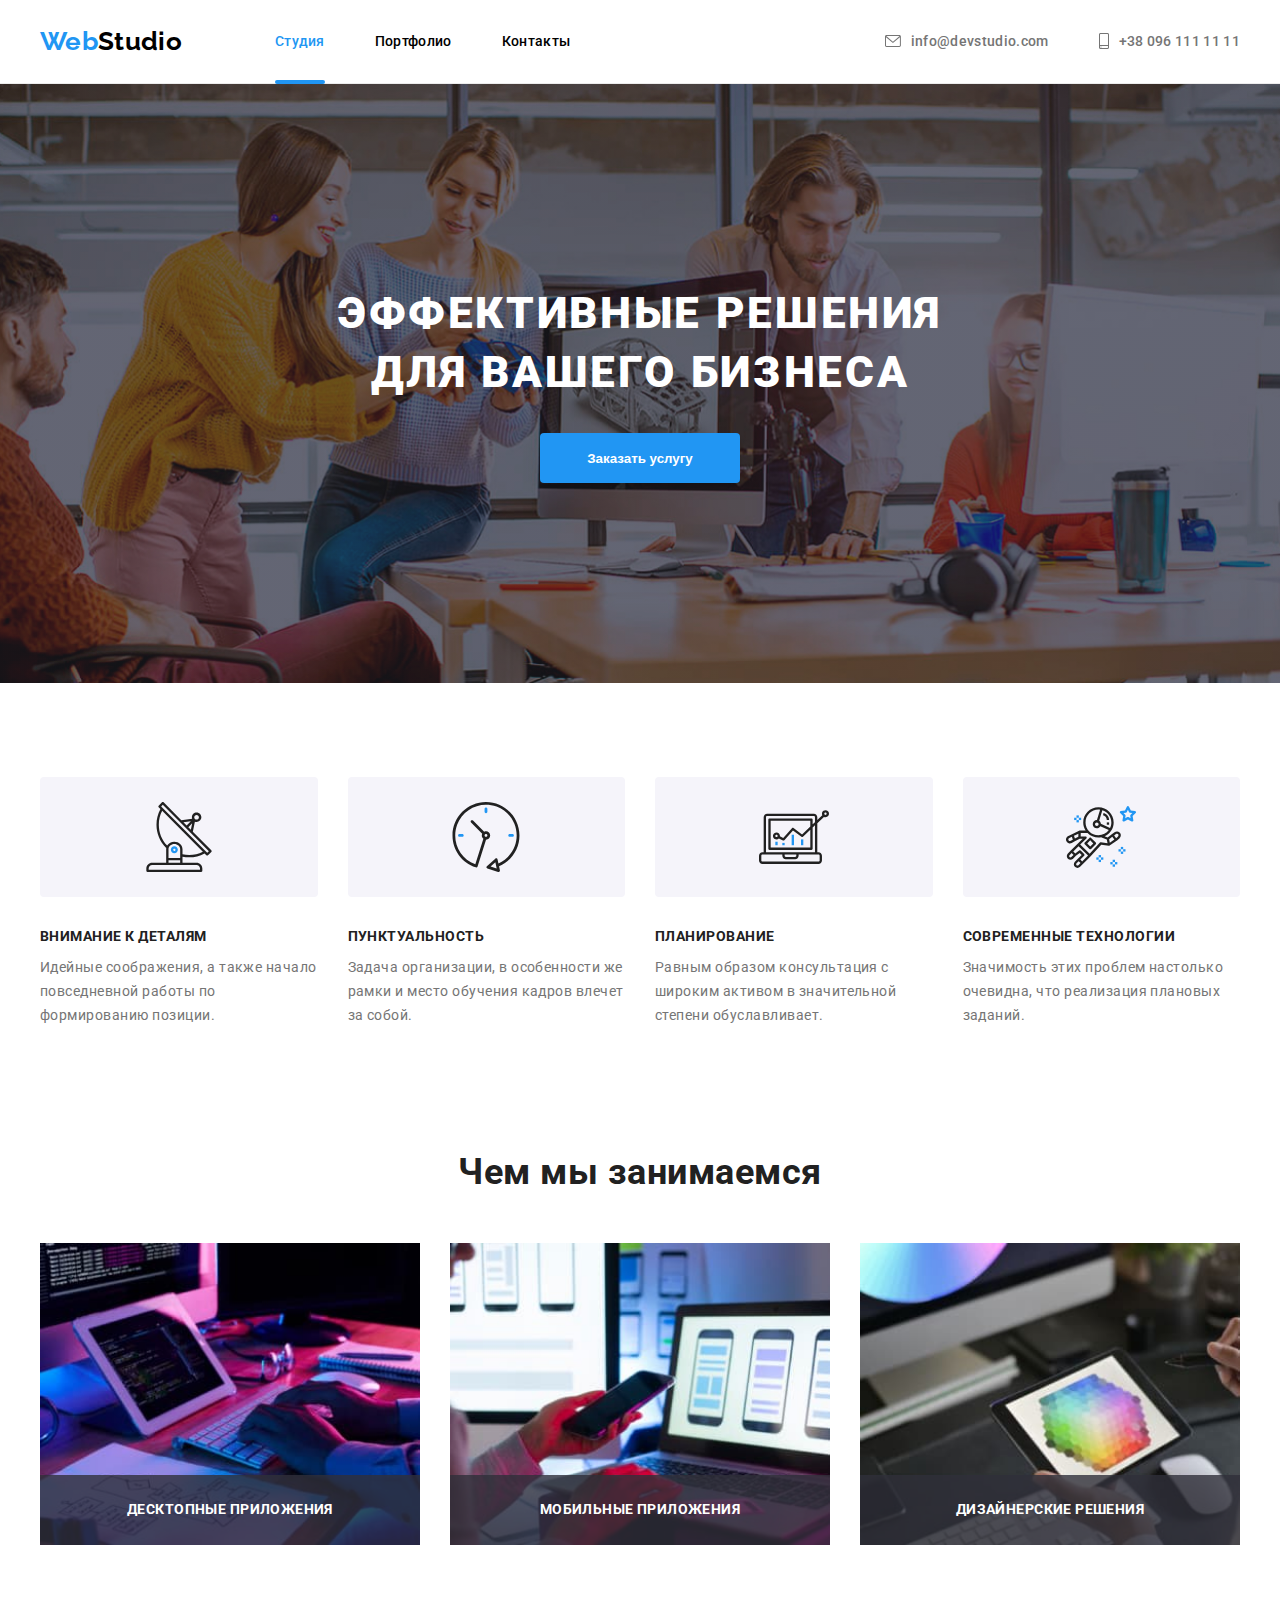
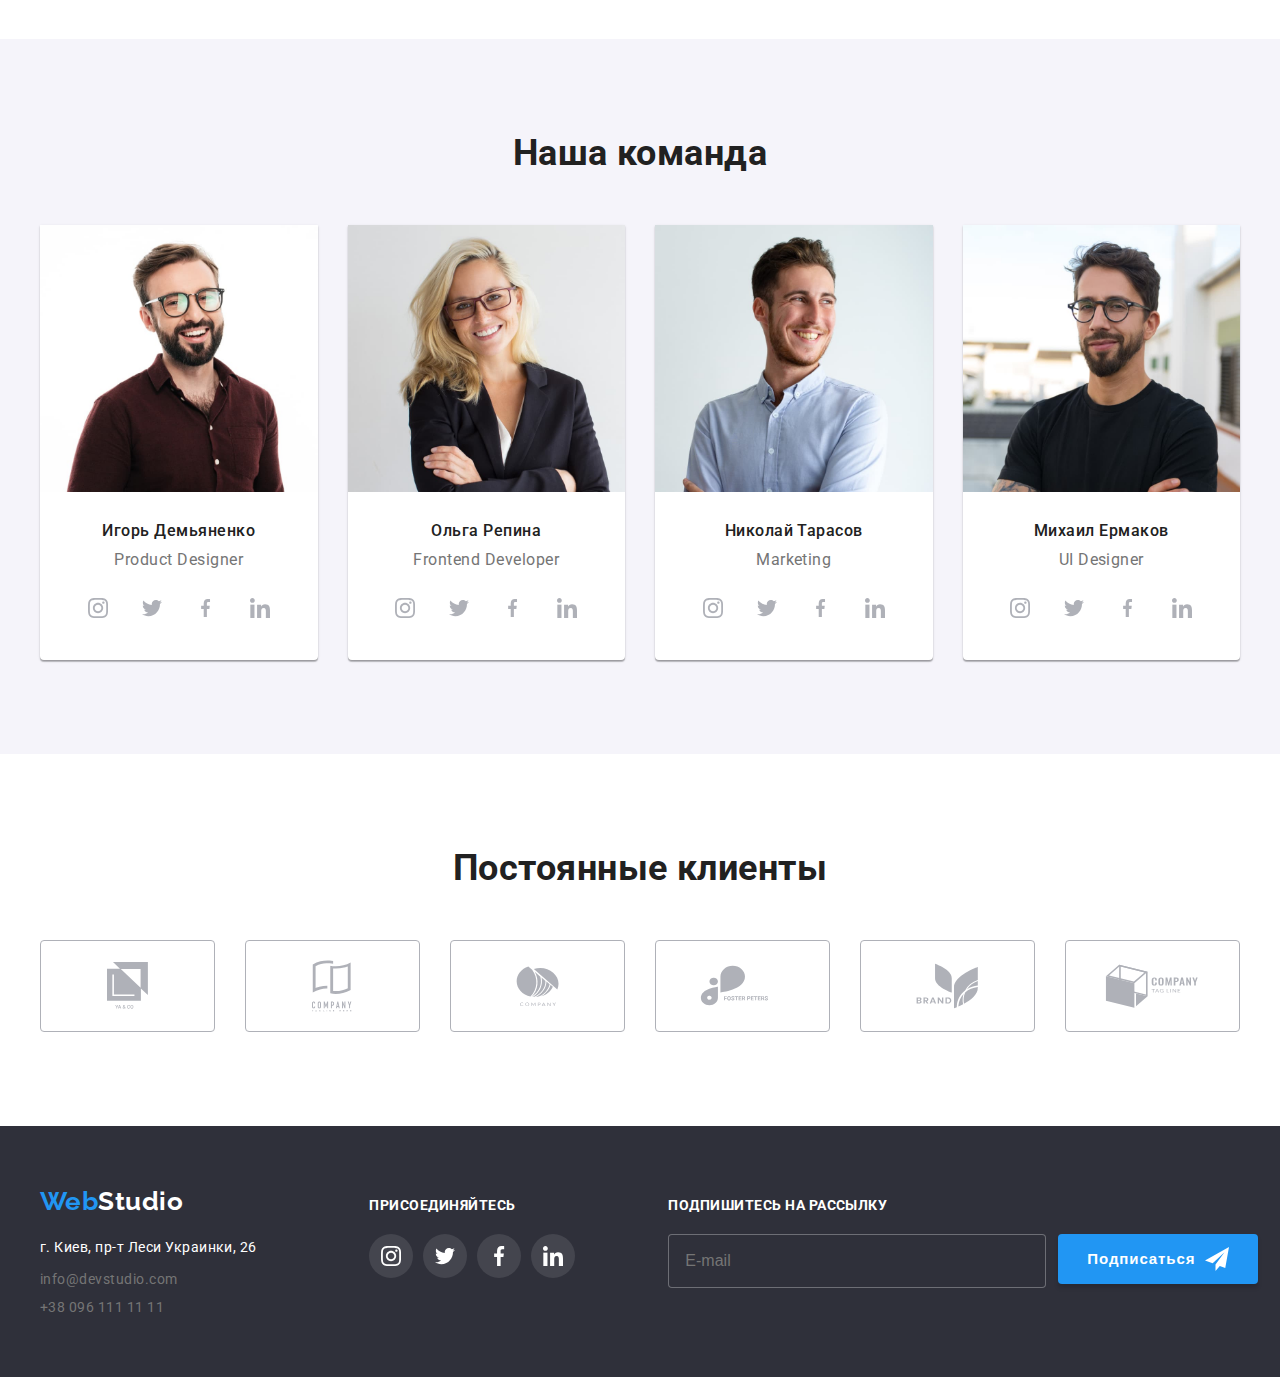
<file: index.html>
<!DOCTYPE html>
<html lang="ru">
<head>
    <meta charset="UTF-8">
    <meta http-equiv="X-UA-Compatible" content="IE=edge">
    <meta name="viewport" content="width=device-width, initial-scale=1.0">
    <title>Студия</title>
    <link rel="stylesheet" href="https://cdnjs.cloudflare.com/ajax/libs/modern-normalize/1.0.0/modern-normalize.css" integrity="sha512-Zx6MlUMKSVJoQ+83OwhdILe8cSEsCzfqThJd7J/VA2UrK6Ctj85p+xzqfyuNXE5B1k25uUdmJ2OzItbBy9GHAQ==" crossorigin="anonymous" />
    <link rel="stylesheet" href="css/main.min.css">
    <link rel="preconnect" href="https://fonts.gstatic.com"> 
    <link href="https://fonts.googleapis.com/css2?family=Raleway:wght@700&family=Roboto:wght@400;500;700;900&display=swap" rel="stylesheet">
</head>
<body>
    <!--Header content-->
    <div class="section section--mobile">
        <div class="container">
            <div class="header__mobile">
                <a class="icon" href="./index.html"><span class="icon__text">Web</span>Studio</a>
                    <button type="button" class="mobile__button is-open" data-menu-button aria-expanded="false">
                        <svg class="button__mobile--svg" width="40" height="40" aria-label="Переключатель мобильного меню">
                            <use class="header__svg is-open" href="./images/icons.svg#icon-burger"></use>
                        </svg>
                        <svg class="button__mobile--close" width="40" height="40" aria-label="Переключатель мобильного меню">
                            <use class="mobile__svg is-open" href="./images/icons.svg#icon-burger-close"></use>
                        </svg>
                    </button>
            </div>
        </div>
    </div>
    <header class="header-content">
        <div class="container">
            <a class="icon" href="./index.html"><span class="icon__text">Web</span>Studio</a>
            <nav class="nav">
                <ul class="site-nav list">
                    <li class="site-nav__item">
                        <a class="site-nav__link link-current" href="">Студия</a>
                    </li>
                    <li class="site-nav__item">
                        <a class="site-nav__link" href="./portfolio.html" target="_self" rel="noopener noreferrer nofollow">Портфолио</a>
                    </li>
                    <li class="site-nav__item">
                        <a class="site-nav__link" href="">Контакты</a>
                    </li>
                </ul>
            </nav>
                <ul class="site-nav site-nav__tablet list">
                    <li class="site-nav__item--tablet">
                        <a class="site-nav__link site-nav__link--color site-nav__link--pos" href="mailto:info@devstudio.com">
                        <svg class="site-nav__icon" width="16" height="12">
                            <use href="./images/icons.svg#icon-mail"></use>
                        </svg>
                            info@devstudio.com
                        </a>
                    </li>
                    <li class="site-nav__item--tablet">
                        <a class="site-nav__link site-nav__link--color" href="tel:+380961111111">
                            <svg class="site-nav__icon" width="10" height="16">
                                <use href="./images/icons.svg#icon-smartphone"></use>
                            </svg>
                            +38 096 111 11 11
                        </a>
                    </li>
                </ul>
        </div>
    </header>
    <!--Main content-->
    <main>
        <!-- Main hero -->
        <section class="hero">
            <div class="container">
                <h1 class="hero__title">Эффективные решения <br> для вашего бизнеса</h1>
                <button class="hero__button" type="button" data-modal-open>Заказать услугу</button>
            </div>
        </section>
        <!-- Our advantage-->
        <section class="section">
            <div class="container">
                <h2 class="visually-hidden">Наши достижения</h2>
                <ul class="card-set list">
                    <li class="card-set__item">
                        <div class="product__adv">
                            <svg width="70" height="70">
                                <use href="./images/icons.svg#icon-antenna"></use>
                            </svg>
                        </div>
                        <h3 class="product__title">Внимание к деталям</h3>
                        <p class="product__text">Идейные соображения, а также начало повседневной работы по формированию позиции.</p>
                    </li>
                    <li class="card-set__item">
                        <div class="product__adv">
                            <svg width="70" height="70">
                                <use href="./images/icons.svg#icon-clock"></use>
                            </svg>
                        </div>
                        <h3 class="product__title">Пунктуальность</h3>
                        <p class="product__text">Задача организации, в особенности же рамки и место обучения кадров влечет за собой.</p>
                    </li>
                    <li class="card-set__item">
                        <div class="product__adv">
                            <svg width="70" height="70">
                                <use href="./images/icons.svg#icon-diagram"></use>
                            </svg>
                        </div>
                        <h3 class="product__title">Планирование</h3>
                        <p class="product__text">Равным образом консультация с широким активом в значительной степени обуславливает.</p>
                    </li>
                    <li class="card-set__item">
                        <div class="product__adv">
                            <svg width="70" height="70">
                                <use href="./images/icons.svg#icon-astronaut"></use>
                            </svg>
                        </div>
                        <h3 class="product__title">Современные технологии</h3>
                        <p class="product__text">Значимость этих проблем настолько очевидна, что реализация плановых заданий.</p>
                    </li>
                </ul>
            </div>
        </section>
        <!--What are we doing-->
        <section class="section section--position">
            <div class="container">
                <h2 class="section__title section__title--position">Чем мы занимаемся</h2>
                <ul class="card-set list">
                    <li class="card-set__item card-set__item--pos">
                        <img src="./images/desktop.jpg" alt="Desktop" width="370">
                        <div class="menu-item__title">
                            <p class="menu-item__text">Десктопные приложения</p>
                        </div>
                    </li>
                    <li class="card-set__item card-set__item--pos">
                        <img src="./images/smartphone.jpg" alt="Smartphone" width="370">
                        <div class="menu-item__title">
                            <p class="menu-item__text">Мобильные приложения</p>
                        </div>
                    </li>
                    <li class="card-set__item card-set__item--pos">
                        <img src="./images/tablet.jpg" alt="Tablet" width="370">
                        <div class="menu-item__title">
                            <p class="menu-item__text">Дизайнерские решения</p>
                        </div>
                    </li>
                </ul>
            </div>
        </section>
        <!--Our team-->
        <section class="section section--color">
            <div class="container">
                <h2 class="section__title section__title--position">Наша команда</h2>
                <ul class="card-set list">
                    <li class="card-set__item card-set__item--menu">
                        <img src="./images/productdesigner.jpg" alt="Дизайнер продукта" width="270">
                        <div class="team">
                            <h3 class="team__title">Игорь Демьяненко</h3>
                            <p class="team__profession">Product Designer</p>
                            <ul class="social__list list">
                                <li class="social__item">
                                    <a class="social__link" href="">
                                        <svg class="social__icon" width="20" height="20">
                                            <use href="./images/icons.svg#icon-instagram"></use>
                                        </svg>
                                    </a>
                                </li>
                                <li class="social__item">
                                    <a class="social__link" href="">
                                        <svg class="social__icon" width="20" height="20">
                                            <use href="./images/icons.svg#icon-twitter"></use>
                                        </svg>
                                    </a>
                                </li>
                                <li class="social__item"> 
                                    <a class="social__link" href="">
                                        <svg class="social__icon" width="10" height="20">
                                            <use href="./images/icons.svg#icon-facebook"></use>
                                        </svg>
                                    </a>
                                </li>
                                <li class="social__item">
                                    <a class="social__link" href="">
                                        <svg class="social__icon" width="20" height="20">
                                            <use href="./images/icons.svg#icon-linkedin"></use>
                                        </svg>
                                    </a>
                                </li>
                            </ul>
                        </div>
                    </li>
                    <li class="card-set__item card-set__item--menu">
                            <img src="./images/frontenddeveloper.jpg" alt="Разаботчик" width="270">
                            <div class="team">
                                <h3 class="team__title">Ольга Репина</h3>
                                <p class="team__profession">Frontend Developer</p>
                                <ul class="social__list list">
                                    <li class="social__item">
                                        <a class="social__link" href="">
                                            <svg class="social__icon" width="20" height="20">
                                                <use href="./images/icons.svg#icon-instagram"></use>
                                            </svg>
                                        </a>
                                    </li>
                                    <li class="social__item">
                                        <a class="social__link" href="">
                                            <svg class="social__icon" width="20" height="20">
                                                <use href="./images/icons.svg#icon-twitter"></use>
                                            </svg>
                                        </a>
                                    </li>
                                    <li class="social__item"> 
                                        <a class="social__link" href="">
                                            <svg class="social__icon" width="10" height="20">
                                                <use href="./images/icons.svg#icon-facebook"></use>
                                            </svg>
                                        </a>
                                    </li>
                                    <li class="social__item">
                                        <a class="social__link" href="">
                                            <svg class="social__icon" width="20" height="20">
                                                <use href="./images/icons.svg#icon-linkedin"></use>
                                            </svg>
                                        </a>
                                    </li>
                                </ul>
                            </div>
                        </li>
                    <li class="card-set__item card-set__item--menu">
                        <img src="./images/marketing.jpg" alt="Маркетолог" width="270">
                        <div class="team">
                            <h3 class="team__title">Николай Тарасов</h3>
                            <p class="team__profession">Marketing</p>
                            <ul class="social__list list">
                                <li class="social__item">
                                    <a class="social__link" href="">
                                        <svg class="social__icon" width="20" height="20">
                                            <use href="./images/icons.svg#icon-instagram"></use>
                                        </svg>
                                    </a>
                                </li>
                                <li class="social__item">
                                    <a class="social__link" href="">
                                        <svg class="social__icon" width="20" height="20">
                                            <use href="./images/icons.svg#icon-twitter"></use>
                                        </svg>
                                    </a>
                                </li>
                                <li class="social__item"> 
                                    <a class="social__link" href="">
                                        <svg class="social__icon" width="10" height="20">
                                            <use href="./images/icons.svg#icon-facebook"></use>
                                        </svg>
                                    </a>
                                </li>
                                <li class="social__item">
                                    <a class="social__link" href="">
                                        <svg class="social__icon" width="20" height="20">
                                            <use href="./images/icons.svg#icon-linkedin"></use>
                                        </svg>
                                    </a>
                                </li>
                            </ul>
                        </div>
                    </li>
                    <li class="card-set__item card-set__item--menu">
                        <img src="./images/uidesigner.jpg" alt="Дизайнер интерфейса" width="270">
                        <div class="team">
                            <h3 class="team__title">Михаил Ермаков</h3>
                            <p class="team__profession">UI Designer</p>
                            <ul class="social__list list">
                                <li class="social__item">
                                    <a class="social__link" href="">
                                        <svg class="social__icon" width="20" height="20">
                                            <use href="./images/icons.svg#icon-instagram"></use>
                                        </svg>
                                    </a>
                                </li>
                                <li class="social__item">
                                    <a class="social__link" href="">
                                        <svg class="social__icon" width="20" height="20">
                                            <use href="./images/icons.svg#icon-twitter"></use>
                                        </svg>
                                    </a>
                                </li>
                                <li class="social__item"> 
                                    <a class="social__link" href="">
                                        <svg class="social__icon" width="10" height="20">
                                            <use href="./images/icons.svg#icon-facebook"></use>
                                        </svg>
                                    </a>
                                </li>
                                <li class="social__item">
                                    <a class="social__link" href="">
                                        <svg class="social__icon" width="20" height="20">
                                            <use href="./images/icons.svg#icon-linkedin"></use>
                                        </svg>
                                    </a>
                                </li>
                            </ul>
                        </div>
                    </ul>
                </div>
        </section>
        <!-- Our clients -->
        <section class="section">
            <div class="container">
                <h2 class="section__title section__title--position">Постоянные клиенты</h2>
                    <ul class="card-set--clients list">
                        <li class="card-set__item card-set__item--obj">
                            <a class="clients__link" href="">
                                <svg class="clients__icon" width="41" height="47">
                                    <use href="./images/icons.svg#icon-yaco"></use>
                                </svg>
                            </a>
                        </li>
                        <li class="card-set__item card-set__item--obj">
                            <a class="clients__link" href="">
                                <svg class="clients__icon" width="40" height="52">
                                    <use href="./images/icons.svg#icon-companyaggl"></use>
                                </svg>
                            </a>
                        </li>
                        <li class="card-set__item card-set__item--obj">
                            <a class="clients__link" href="">
                                <svg class="clients__icon" width="43" height="42">
                                    <use href="./images/icons.svg#icon-company"></use>
                                </svg>
                            </a>
                        </li>
                        <li class="card-set__item card-set__item--obj">
                            <a class="clients__link" href="">
                                <svg class="clients__icon" width="85" height="41">
                                    <use href="./images/icons.svg#icon-fooster"></use>
                                </svg>
                            </a>
                        </li>
                        <li class="card-set__item card-set__item--obj">
                            <a class="clients__link" href="">
                                <svg class="clients__icon" width="63" height="46">
                                    <use href="./images/icons.svg#icon-brand"></use>
                                </svg>
                            </a>
                        </li>
                        <li class="card-set__item card-set__item--obj">
                            <a class="clients__link" href="">
                                <svg class="clients__icon" width="94" height="44">
                                    <use href="./images/icons.svg#icon-companytagline"></use>
                                </svg>
                            </a>
                        </li>
                    </ul>
            </div>
        </section>
    </main>
    <!-- Footer content-->
    <footer class="footer">
        <div class="container container--footer">
            <div class="section--footer">
                <a class="icon icon--pos" href="">
                    <span class="icon__text">Web</span><span class="icon__text--white">Studio</span></a>
                <address class="footer__content">
                    <p class="footer__adress">г. Киев, пр-т Леси Украинки, 26</p>
                    <ul class="list footer__list">
                        <li class="footer__item">
                            <a class="footer__link" href="mailto:info@devstudio.com">info@devstudio.com</a>
                        </li>
                        <li class="footer__item">
                            <a class="footer__link" href="tel:+380961111111">+38 096 111 11 11</a>
                        </li>
                    </ul>
                </address>
            </div>
            <div class="section--footer">
                <p class="footer__title">присоединяйтесь</p>
                    <ul class="list social__list">
                        <li class="social__item">
                            <a class="social__link social__link--color" href="">
                                <svg width="20" height="20">
                                    <use href="./images/icons.svg#icon-instagramf"></use>
                                </svg>
                            </a>
                        </li>
                        <li class="social__item">
                            <a class="social__link social__link--color" href="">
                                <svg width="20" height="20">
                                    <use href="./images/icons.svg#icon-twitterfo"></use>
                                </svg>
                            </a>
                        </li>
                        <li class="social__item">
                            <a class="social__link social__link--color" href="">
                                <svg width="20" height="20">
                                    <use href="./images/icons.svg#icon-facebookf"></use>
                                </svg>
                            </a>
                        </li>
                        <li class="social__item">
                            <a class="social__link social__link--color" href="">
                                <svg width="20" height="20">
                                    <use href="./images/icons.svg#icon-linkedinf"></use>
                                </svg>
                            </a>
                        </li>
                    </ul>
                </div>
            <div class="section__footer--subscrib">
                <p class="footer__title">Подпишитесь на рассылку</p>
                <div class="footer__block">
                    <form class="footer__form">
                        <label class="footer__label">
                            <input class="footer__input" type="email" name="subscribe" placeholder="E-mail">
                        </label>
                    <div class="footer__button">
                        <button class="hero__button hero__button--pos" type="submit">Подписаться
                            <svg class="hero__button--send" width="24" height="24">
                                <use href="./images/icons.svg#icon-send"></use>
                            </svg>
                        </button>
                    </div>
                    </form>
                </div>
            </div>
        </div>
    </footer>
        <div class="mobile__block is-open" data-menu>
            <ul class="site-nav site-nav__mobile list">
                <li class="site-nav__item site-nav__mobile-item">
                    <a class="site-nav__link site-nav__mobile-link" href="">Студия</a>
                </li>
                <li class="site-nav__item site-nav__mobile-item">
                    <a class="site-nav__link site-nav__mobile-link" href="./portfolio.html" target="_self" rel="noopener noreferrer nofollow">Портфолио</a>
                </li>
                <li class="site-nav__item site-nav__mobile-item">
                    <a class="site-nav__link site-nav__mobile-link" href="">Контакты</a>
                </li>
            </ul>
            <ul class="site-nav site-nav__contact list">
                <li class="site-nav__item site-nav__mobile-item">
                    <a class="site-nav__link site-nav__link--color site-nav__mobile--tel" href="tel:+380961111111">
                                +38 096 111 11 11
                    </a>
                </li>
                <li class="site-nav__item site-nav__mobile-item">
                    <a class="site-nav__link site-nav__link--color site-nav__mobile--mail" href="mailto:info@devstudio.com">
                                info@devstudio.com
                    </a>
                </li>
            </ul>
            <ul class="mobile__social mobile__list list">
                <li class="mobile__item">
                    <a class="mobile__link" href="">Instagram</a>
                </li>
                <li class="mobile__item">
                    <a class="mobile__link" href="">Twitter</a>
                </li>
                <li class="mobile__item">
                    <a class="mobile__link" href="">Facebook</a>
                </li>
                <li class="mobile__item">
                    <a class="mobile__link mobile__link--border" href="">LinkedIn</a>
                </li>
            </ul>
        </div>
    <div class="backdrop is-hidden" data-modal>
        <div class="modal">
            <button class="modal__button" data-modal-close>
                <svg class="modal__icon--close">
                    <use href="./images/icons.svg#icon-close"></use>
                </svg>
            </button>
            <div class="modal__box">
                <p class="modal__title">Оставьте свои данные, мы вам перезвоним</p>
                <form>
                    <div class="modal__form">
                        <label class="modal__label" for="name">
                            <span class="modal__text">Имя</span>
                            <input class="modal__input" type="text" name="name" autocomplete="off" placeholder=" " id="name">
                            <svg class="modal__icon" width="18" height="18">
                                <use class="modal__svg" href="./images/icons.svg#icon-contact"></use>
                            </svg>
                        </label>
                    </div>
                    <div class="modal__form">
                        <label class="modal__label" for="tel">
                            <span class="modal__text">Телефон</span>
                            <input class="modal__input" type="tel" name="tel" placeholder=" " autocomplete="off" id="tel">
                            <svg class="modal__icon" width="18" height="18">
                                <use class="modal__svg" href="./images/icons.svg#icon-telephonem"></use>
                            </svg>
                        </label>
                    </div>
                    <div class="modal__form">
                        <label class="modal__label">
                            <span class="modal__text">Почта</span>
                            <input class="modal__input" type="email" name="email" placeholder=" " autocomplete="off">
                            <svg class="modal__icon" width="18" height="18">
                                <use class="modal__svg" href="./images/icons.svg#icon-mailm"></use>
                            </svg>
                        </label>
                    </div>
                    <div class="modal__form modal__form--pos">
                        <label class="modal__label">
                            <span class="modal__text">Комментарий</span>
                            <textarea class="modal__area" name="text" cols="30" rows="10" placeholder="Введите текст"></textarea>
                        </label>
                    </div> 
                    <div class="modal__form--checkbox"> 
                        <label class="modal__checkbox">
                            <input class="visually-hidden modal__lic" type="checkbox" name="checkbox">
                            <span class="modal__lic"></span>
                            <span class="modal__text-lic">Соглашаюсь с рассылкой и принимаю
                                <a class="modal__link-lic" href="#">Условия договора</a>
                            </span>
                        </label>
                    </div>
                    <div class="modal__send">
                        <button class="hero__button hero__button--design" type="submit">Отправить</button>
                    </div>
                </form>
            </div>
        </div>
    </div>
    <script src="./js/mobile-menu.js"></script>
    <script src="./js/modal.js"></script>
</body>
</html>
</file>
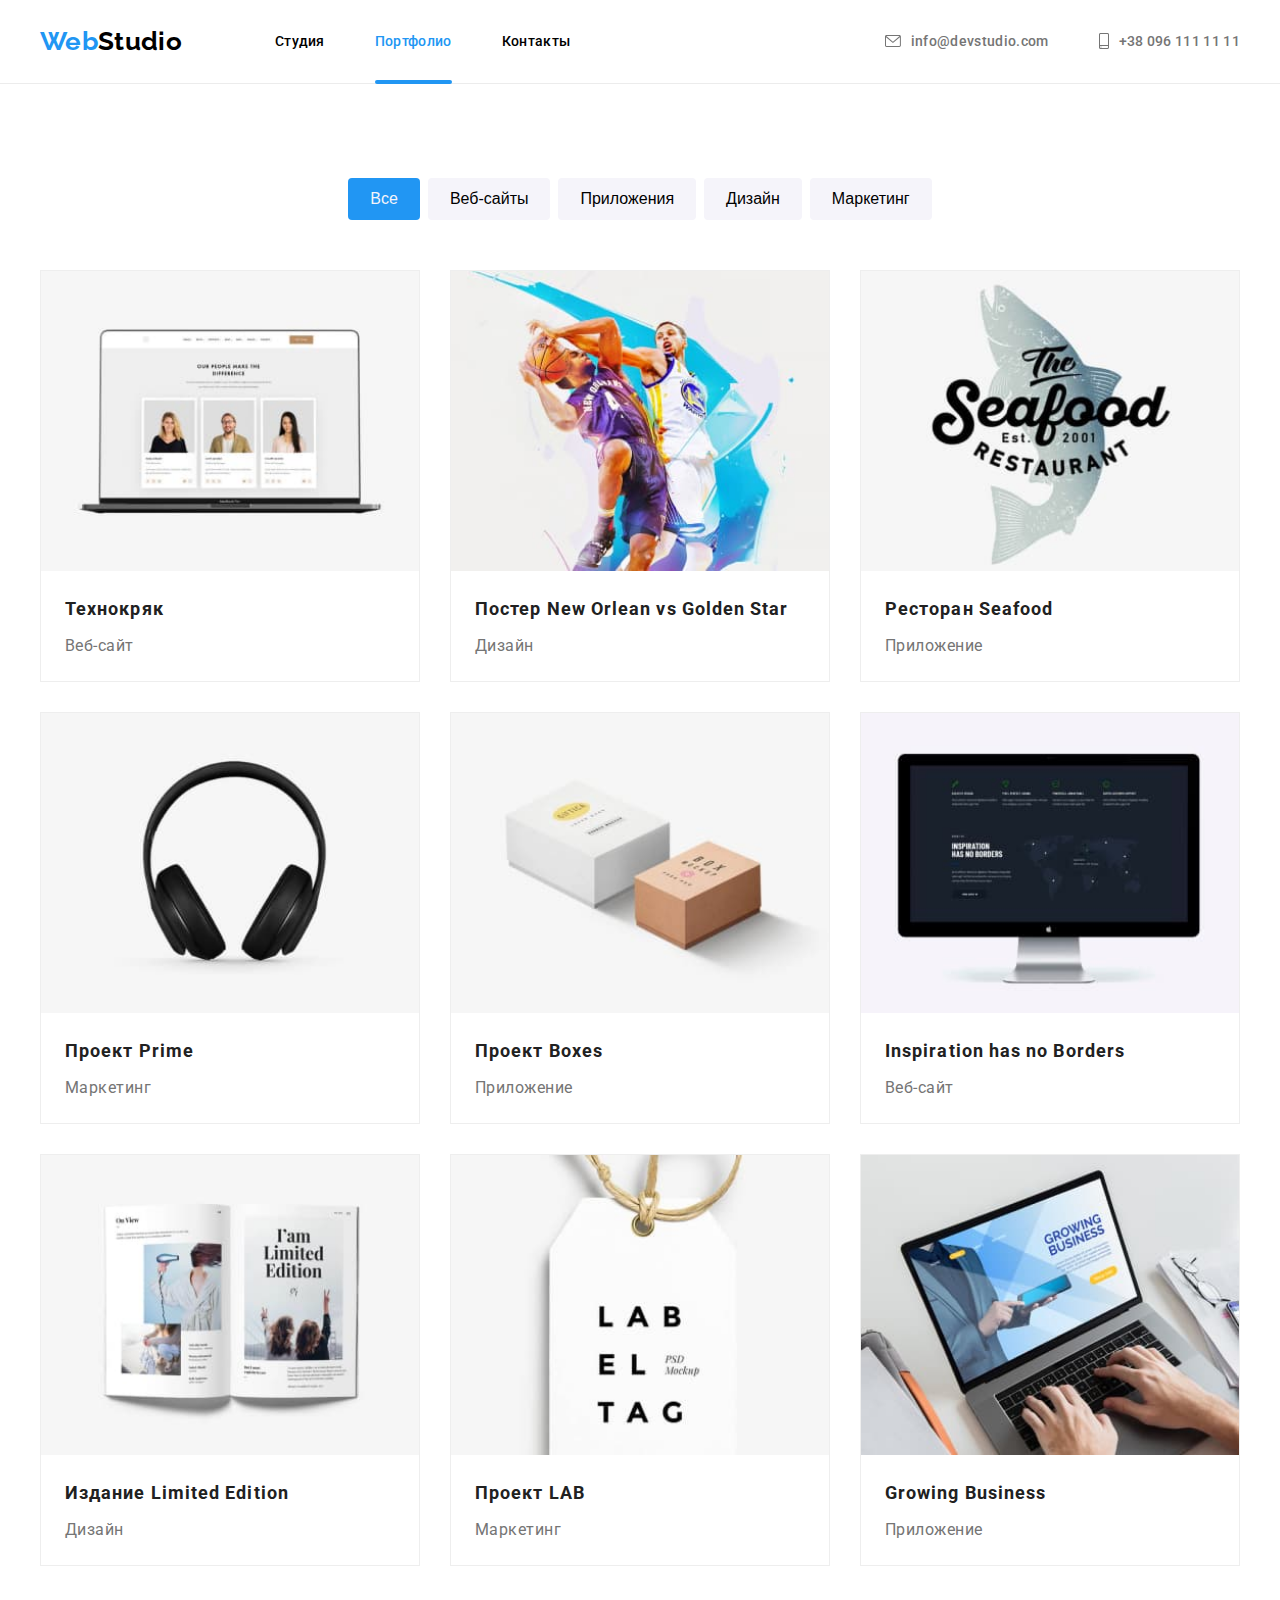
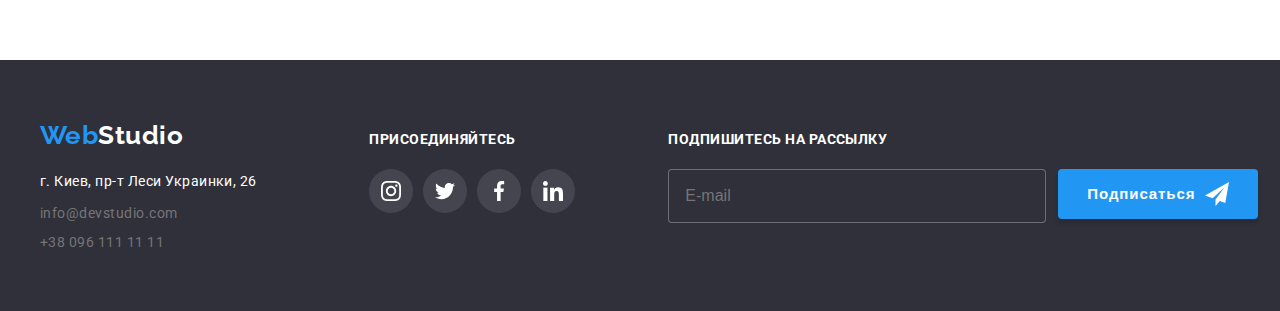
<file: portfolio.html>
<!DOCTYPE html>
<html lang="ru">
<head>
    <meta charset="UTF-8">
    <meta http-equiv="X-UA-Compatible" content="IE=edge">
    <meta name="viewport" content="width=device-width, initial-scale=1.0">
    <title>Портфолио</title>
    <link rel="stylesheet" href="https://cdnjs.cloudflare.com/ajax/libs/modern-normalize/1.0.0/modern-normalize.css" integrity="sha512-Zx6MlUMKSVJoQ+83OwhdILe8cSEsCzfqThJd7J/VA2UrK6Ctj85p+xzqfyuNXE5B1k25uUdmJ2OzItbBy9GHAQ==" crossorigin="anonymous" />
    <link rel="stylesheet" href="css/main.min.css">
    <link rel="preconnect" href="https://fonts.gstatic.com"> 
    <link href="https://fonts.googleapis.com/css2?family=Raleway:wght@700&family=Roboto:wght@400;500;700;900&display=swap" rel="stylesheet">
</head>
<body>
    <!--Header content-->
    <div class="section section--mobile">
        <div class="container">
            <div class="header__mobile">
                <a class="icon" href="./index.html"><span class="icon__text">Web</span>Studio</a>
                <button type="button" class="mobile__button is-open" data-menu-button aria-expanded="false">
                    <svg class="button__mobile--svg" width="40" height="40" aria-label="Переключатель мобильного меню">
                        <use class="header__svg is-open" href="./images/icons.svg#icon-burger"></use>
                    </svg>
                    <svg class="button__mobile--close" width="40" height="40" aria-label="Переключатель мобильного меню">
                        <use class="mobile__svg is-open" href="./images/icons.svg#icon-burger-close"></use>
                    </svg>
                </button>
            </div>
        </div>
    </div>
    <header class="header-content">
        <div class="container">
            <a class="icon" href="./index.html"><span class="icon__text">Web</span>Studio</a>
            <nav class="nav">
                <ul class="site-nav list">
                    <li class="site-nav__item">
                        <a class="site-nav__link " href="./index.html">Студия</a>
                    </li>
                    <li class="site-nav__item">
                        <a class="site-nav__link link-current" href="./portfolio.html" target="_self" rel="noopener noreferrer nofollow">Портфолио</a>
                    </li>
                    <li class="site-nav__item">
                        <a class="site-nav__link" href="">Контакты</a>
                    </li>
                </ul>
            </nav>
                <ul class="site-nav site-nav__tablet list">
                    <li class="site-nav__item--tablet">
                        <a class="site-nav__link site-nav__link--color site-nav__link--pos" href="mailto:info@devstudio.com">
                        <svg class="site-nav__icon" width="16" height="12">
                            <use href="./images/icons.svg#icon-mail"></use>
                        </svg>
                            info@devstudio.com
                        </a>
                    </li>
                    <li class="site-nav__item--tablet">
                        <a class="site-nav__link site-nav__link--color" href="tel:+380961111111">
                            <svg class="site-nav__icon" width="10" height="16">
                                <use href="./images/icons.svg#icon-smartphone"></use>
                            </svg>
                            +38 096 111 11 11
                        </a>
                    </li>
                </ul>
        </div>
    </header>
    <!--Main Content list-->
    <main>
        <!--Button navig-->
        <section class="section">
            <div class="container">
                <h1 class="visually-hidden">Блок навигации</h1>
                <ul class="port__list list">
                    <li class="port__item">
                        <button class="port__link port__link--current" type="button">Все</button>
                    </li>
                    <li class="port__item">
                        <button class="port__link" type="button">Веб-сайты</button>
                    </li>
                    <li class="port__item">
                        <button class="port__link" type="button">Приложения</button>
                    </li>
                    <li class="port__item">
                        <button class="port__link port__item--position" type="button">Дизайн</button>
                    </li>
                    <li class="port__item">
                        <button class="port__link port__item--position" type="button">Маркетинг</button>
                    </li>
                </ul>
                <!--Our product-->
                <ul class="list card-set">
                    <li class="card-set__item card-set__item--mod">
                        <a class="card-set__link" href="">
                            <div class="techno__card">
                                <img src="./images/laptop.jpg" alt="Ноутбук">
                                <div class="techno__box">
                                    <p class="techno__text">
                                            Технокряк это современная площадка распространения коронавируса. 
                                            Компании используют эту платформу для цифрового шпионажа и 
                                            атак на защищённые сервера конкурентов.
                                    </p>
                                </div>
                            </div>
                            <div class="port__about">
                                <h2 class="port__title">Технокряк</h2>
                                <p class="port__text">Веб-сайт</p>
                            </div>
                        </a>
                    </li>
                    <li class="card-set__item card-set__item--mod">
                        <a class="card-set__link" href="">
                            <div class="techno__card">
                                <img src="./images/basketball.jpg" alt="Баскетболл">
                                <div class="techno__box">
                                    <p class="techno__text">
                                            Технокряк это современная площадка распространения коронавируса. 
                                            Компании используют эту платформу для цифрового шпионажа и 
                                            атак на защищённые сервера конкурентов.
                                    </p>
                                </div>
                            </div>
                            <div class="port__about">
                                <h2 class="port__title port__title--size">Постер New Orlean vs Golden Star</h2>
                                <p class="port__text">Дизайн</p>
                            </div>
                        </a>
                    </li>
                    <li class="card-set__item card-set__item--mod">
                        <a class="card-set__link" href="">
                            <div class="techno__card">
                                <img src="./images/seafood.jpg" alt="Ресторан">
                                <div class="techno__box">
                                    <p class="techno__text">
                                            Технокряк это современная площадка распространения коронавируса. 
                                            Компании используют эту платформу для цифрового шпионажа и 
                                            атак на защищённые сервера конкурентов.
                                    </p>
                                </div>
                            </div>
                            <div class="port__about">
                                <h2 class="port__title">Ресторан Seafood</h2>
                                <p class="port__text">Приложение</p>
                            </div>
                        </a>
                    </li>
                    <li class="card-set__item card-set__item--mod">
                        <a class="card-set__link" href="">
                            <div class="techno__card">
                                <img src="./images/handsfree.jpg" alt="Наушники">
                                <div class="techno__box">
                                    <p class="techno__text">
                                            Технокряк это современная площадка распространения коронавируса. 
                                            Компании используют эту платформу для цифрового шпионажа и 
                                            атак на защищённые сервера конкурентов.
                                    </p>
                                </div>
                            </div>
                            <div class="port__about">
                                <h2 class="port__title">Проект Prime</h2>
                                <p class="port__text">Маркетинг</p>
                            </div>
                        </a>
                    </li>
                    <li class="card-set__item card-set__item--mod">
                        <a class="card-set__link" href="">
                            <div class="techno__card">
                                <img src="./images/twobox.jpg" alt="Коробки">
                                <div class="techno__box">
                                    <p class="techno__text">
                                            Технокряк это современная площадка распространения коронавируса. 
                                            Компании используют эту платформу для цифрового шпионажа и 
                                            атак на защищённые сервера конкурентов.
                                    </p>
                                </div>
                            </div>
                            <div class="port__about">
                                <h2 class="port__title">Проект Boxes</h2>
                                <p class="port__text">Приложение</p>
                            </div>
                        </a>
                    </li>
                    <li class="card-set__item card-set__item--mod">
                        <a class="card-set__link" href="">
                            <div class="techno__card">
                                <img src="./images/monoblock.jpg" alt="Моноблок">
                                <div class="techno__box">
                                    <p class="techno__text">
                                            Технокряк это современная площадка распространения коронавируса. 
                                            Компании используют эту платформу для цифрового шпионажа и 
                                            атак на защищённые сервера конкурентов.
                                    </p>
                                </div>
                            </div>
                            <div class="port__about">
                                <h2 class="port__title">Inspiration has no Borders</h2>
                                <p class="port__text">Веб-сайт</p>
                            </div>
                        </a>
                    </li>
                    <li class="card-set__item card-set__item--mod">
                        <a class="card-set__link" href="">
                            <div class="techno__card">
                                <img src="./images/bock.jpg" alt="Книга">
                                <div class="techno__box">
                                    <p class="techno__text">
                                            Технокряк это современная площадка распространения коронавируса. 
                                            Компании используют эту платформу для цифрового шпионажа и 
                                            атак на защищённые сервера конкурентов.
                                    </p>
                                </div>
                            </div>
                            <div class="port__about">
                                <h2 class="port__title">Издание Limited Edition</h2>
                                <p class="port__text">Дизайн</p>
                            </div>
                        </a>
                    </li>
                    <li class="card-set__item card-set__item--mod">
                        <a class="card-set__link" href="">
                            <div class="techno__card">
                            <img src="./images/lable.jpg" alt="Лейбл">
                                <div class="techno__box">
                                    <p class="techno__text">
                                            Технокряк это современная площадка распространения коронавируса. 
                                            Компании используют эту платформу для цифрового шпионажа и 
                                            атак на защищённые сервера конкурентов.
                                    </p>
                                </div>
                            </div>
                            <div class="port__about">
                                <h2 class="port__title">Проект LAB</h2>
                                <p class="port__text">Маркетинг</p>
                            </div>
                        </a>
                    </li>
                    <li class="card-set__item card-set__item--mod card-set__item--bottom">
                        <a class="card-set__link" href="">
                            <div class="techno__card">
                                <img src="./images/macboock.jpg" alt="Ультрабук">
                                <div class="techno__box">
                                    <p class="techno__text">
                                            Технокряк это современная площадка распространения коронавируса. 
                                            Компании используют эту платформу для цифрового шпионажа и 
                                            атак на защищённые сервера конкурентов.
                                    </p>
                                </div>
                        </div>
                            <div class="port__about">
                                <h2 class="port__title">Growing Business</h2>
                                <p class="port__text">Приложение</p>
                            </div>
                        </a>
                    </li>
                </ul>
            </div>
        </section>
    </main>
    <!--Footer content-->
    <footer class="footer">
        <div class="container container--footer">
            <div class="section--footer">
                <a class="icon icon--pos" href="">
                    <span class="icon__text">Web</span><span class="icon__text--white">Studio</span></a>
                <address class="footer__content">
                    <p class="footer__adress">г. Киев, пр-т Леси Украинки, 26</p>
                    <ul class="list footer__list">
                        <li class="footer__item">
                            <a class="footer__link" href="mailto:info@devstudio.com">info@devstudio.com</a>
                        </li>
                        <li class="footer__item">
                            <a class="footer__link" href="tel:+380961111111">+38 096 111 11 11</a>
                        </li>
                    </ul>
                </address>
            </div>
            <div class="section--footer">
                <p class="footer__title">присоединяйтесь</p>
                    <ul class="list social__list">
                        <li class="social__item">
                            <a class="social__link social__link--color" href="">
                                <svg width="20" height="20">
                                    <use href="./images/icons.svg#icon-instagramf"></use>
                                </svg>
                            </a>
                        </li>
                        <li class="social__item">
                            <a class="social__link social__link--color" href="">
                                <svg width="20" height="20">
                                    <use href="./images/icons.svg#icon-twitterfo"></use>
                                </svg>
                            </a>
                        </li>
                        <li class="social__item">
                            <a class="social__link social__link--color" href="">
                                <svg width="20" height="20">
                                    <use href="./images/icons.svg#icon-facebookf"></use>
                                </svg>
                            </a>
                        </li>
                        <li class="social__item">
                            <a class="social__link social__link--color" href="">
                                <svg width="20" height="20">
                                    <use href="./images/icons.svg#icon-linkedinf"></use>
                                </svg>
                            </a>
                        </li>
                    </ul>
                </div>
            <div class="section__footer--subscrib">
                <p class="footer__title">Подпишитесь на рассылку</p>
                <div class="footer__block">
                    <form class="footer__form">
                        <label class="footer__label">
                            <input class="footer__input" type="email" name="subscribe" placeholder="E-mail">
                        </label>
                    <div class="footer__button">
                        <button class="hero__button hero__button--pos" type="submit">Подписаться
                            <svg class="hero__button--send" width="24" height="24">
                                <use href="./images/icons.svg#icon-send"></use>
                            </svg>
                        </button>
                    </div>
                    </form>
                </div>
            </div>
        </div>
    </footer>
    <div class="mobile__block is-open" data-menu>
        <ul class="site-nav site-nav__mobile list">
            <li class="site-nav__item site-nav__mobile-item">
                <a class="site-nav__link site-nav__mobile-link" href="">Студия</a>
            </li>
            <li class="site-nav__item site-nav__mobile-item">
                <a class="site-nav__link site-nav__mobile-link" href="./portfolio.html" target="_self" rel="noopener noreferrer nofollow">Портфолио</a>
            </li>
            <li class="site-nav__item site-nav__mobile-item">
                <a class="site-nav__link site-nav__mobile-link" href="">Контакты</a>
            </li>
        </ul>
        <ul class="site-nav site-nav__contact list">
            <li class="site-nav__item site-nav__mobile-item">
                <a class="site-nav__link site-nav__link--color site-nav__mobile--tel" href="tel:+380961111111">
                            +38 096 111 11 11
                </a>
            </li>
            <li class="site-nav__item site-nav__mobile-item">
                <a class="site-nav__link site-nav__link--color site-nav__mobile--mail" href="mailto:info@devstudio.com">
                            info@devstudio.com
                </a>
            </li>
        </ul>
        <ul class="mobile__social mobile__list list">
            <li class="mobile__item">
                <a class="mobile__link" href="">Instagram</a>
            </li>
            <li class="mobile__item">
                <a class="mobile__link" href="">Twitter</a>
            </li>
            <li class="mobile__item">
                <a class="mobile__link" href="">Facebook</a>
            </li>
            <li class="mobile__item">
                <a class="mobile__link mobile__link--border" href="">LinkedIn</a>
            </li>
        </ul>
    </div>
    <script src="./js/mobile-menu.js"></script>
</body>
</html>
</file>
<file: css/main.min.css>
html{box-sizing:border-box}body{font-family:'Roboto', sans-serif;color:#ffffff;background-color:#ffffff;font-style:normal;letter-spacing:0.03em;margin:0 auto}ul{padding-inline-start:0}img{display:block;width:100%;height:auto}h1,h2,h3,h4,h5,h6,p{margin-top:0}.list{list-style:none;margin:0}.visually-hidden{position:absolute;width:1px;height:1px;margin:-1px;border:0;padding:0;white-space:nowrap;clip-path:inset(100%);clip:rect(0 0 0 0);overflow:hidden}.link-current::after{content:'';position:absolute;width:100%;background-color:var(--accent-text-color);height:4px;border-radius:2px;display:block;left:0;bottom:0;margin-bottom:-1px}.container{margin-left:auto;margin-right:auto;padding-left:15px;padding-right:15px}@media screen and (min-width: 480px){.container{width:480px}}@media screen and (min-width: 768px){.container{width:768px;margin:0 auto}}@media screen and (min-width: 1200px){.container{width:1200px}}@media screen and (max-width: 767px){.container--footer{display:flex;flex-direction:column;align-items:center}}@media screen and (min-width: 768px) and (max-width: 1199px){.container--footer{display:flex;flex-wrap:wrap;justify-content:space-around;align-items:baseline}}@media screen and (min-width: 1200px){.container--footer{display:flex;align-items:baseline;flex-direction:initial}}@media screen and (min-width: 768px){.card-set{display:flex;flex-wrap:wrap;margin-left:-30px;margin-top:-30px}}@media screen and (min-width: 1200px){.card-set{display:flex;flex-wrap:wrap;margin-left:-30px;margin-top:-30px}}@media screen and (min-width: 768px) and (max-width: 1199px){.card-set__item{flex-basis:calc((100% - 2 * 30px )/2);margin-left:30px;margin-top:30px}}@media screen and (min-width: 1200px){.card-set__item{flex-basis:calc((100% - 4 * 30px)/4);margin-left:30px;margin-top:30px}}@media screen and (max-width: 767px){.card-set__item--mod{margin-bottom:30px;max-width:450px}}@media screen and (min-width: 768px){.card-set__item--mod{flex-basis:calc((100% - 2 * 30px)/2);margin-left:30px;margin-top:30px}}@media screen and (min-width: 1200px){.card-set__item--mod{flex-basis:calc((100% - 3 * 30px)/3)}}.card-set__link{display:flex;flex-direction:column;text-decoration:none;border:1px solid #EEEEEE;transition:box-shadow 250ms cubic-bezier(0.4, 0, 0.2, 1)}.card-set__link:hover,.card-set__link:focus{box-shadow:0px 1px 1px rgba(0,0,0,0.12),0px 4px 4px rgba(0,0,0,0.06),1px 4px 6px rgba(0,0,0,0.16)}.card-set__link:hover .techno__box,.card-set__link:focus .techno__box{opacity:1;transform:translateY(-100%)}.card-set__item--obj{flex-basis:calc((100% - 2 * 30px) / 2);text-align:center;margin-left:30px;margin-top:30px}@media screen and (min-width: 768px) and (max-width: 1199px){.card-set__item--obj{flex-basis:calc((100% - 3 * 30px)/3)}}@media screen and (min-width: 1200px){.card-set__item--obj{flex-basis:calc((100% - 6 * 30px) / 6);text-align:center}}.card-set--clients{display:flex;flex-wrap:wrap;margin-left:-30px;margin-top:-30px}.card-set__item--menu{text-align:center;background:#FFFFFF;box-shadow:0px 1px 3px rgba(0,0,0,0.12),0px 1px 1px rgba(0,0,0,0.14),0px 2px 1px rgba(0,0,0,0.2);border-radius:0px 0px 4px 4px}@media screen and (max-width: 767px){.card-set__item--menu:not(:last-child){margin-bottom:30px}}.card-set__item--pos{position:relative;flex-basis:calc((100% - 3 * 30px) / 3)}.card-set__item--bottom{margin-bottom:0px}.nav{display:inline-flex;margin-right:auto}@media screen and (max-width: 767px){.nav{display:block}}.section{padding-top:60px;padding-bottom:60px}@media screen and (min-width: 1200px){.section{padding-top:94px;padding-bottom:94px}}.section--color{background-color:var(--background-color-list)}.section--position{padding-top:0px}@media screen and (max-width: 1199px){.section--position{display:none}}.section--footer{flex-direction:column;display:flex;justify-content:center;align-items:center;text-align:center}@media screen and (max-width: 1199px){.section--footer{margin-bottom:60px}}@media screen and (min-width: 1200px){.section--footer{text-align:inherit;align-items:baseline;margin-right:93px}}@media screen and (max-width: 767px){.section__footer--subscrib{display:flex;flex-wrap:wrap;justify-content:center}}@media screen and (max-width: 1199px){.section__footer--subscrib{text-align:center}}@media screen and (min-width: 768px) and (max-width: 1199px){.section__footer--subscrib{width:450px}}.section--mobile{position:relative;padding-top:0px;padding-bottom:0px}@media screen and (min-width: 768px){.section--mobile{display:none}}@media screen and (min-width: 768px){.site-nav{display:inline-flex;margin:0}}@media screen and (min-width: 768px) and (max-width: 1199px){.site-nav__tablet{display:flex;flex-direction:column}}@media screen and (max-width: 1199px){.site-nav__item--tablet{margin-right:0;margin-left:84px;margin-top:5px;margin-bottom:5px}}.site-nav__item:not(:last-child){margin-right:50px;position:relative}.site-nav__link{font-weight:500;font-size:14px;line-height:1.33;color:var(--second-text-color);text-decoration:none;transition:color 250ms cubic-bezier(0.4, 0, 0.2, 1)}.site-nav__link{display:flex;align-items:center;padding-top:32px;padding-bottom:32px;color:var(--primary-text-color);transition:color 250ms cubic-bezier(0.4, 0, 0.2, 1)}.site-nav__link:hover,.site-nav__link:focus{color:var(--accent-text-color)}.site-nav .link-current,.icon__text{color:var(--accent-text-color)}.site-nav__icon{margin-right:10px;fill:currentColor}.site-nav__link--color{color:var(--accent-link-color);font-weight:500;font-size:14px;line-height:1.33;text-decoration:none;transition:color 250ms cubic-bezier(0.4, 0, 0.2, 1)}@media screen and (max-width: 1199px){.site-nav__link--color{padding:0;right:0}}@media screen and (min-width: 1200px){.site-nav__link--pos{margin-right:50px}}.site-nav__mobile{display:block}.site-nav__contact{margin-top:auto}.site-nav__mobile-item:not(:last-child){margin-bottom:32px}.site-nav__mobile-link{font-size:40px;line-height:1.17;padding:0}.site-nav__mobile--tel{padding:0;font-weight:500;font-size:34px;line-height:1.17;color:var(--accent-text-color)}.site-nav__mobile--mail{padding:0;font-weight:500;font-size:24px;margin-bottom:64px}.port__list{display:flex;justify-content:left;flex-wrap:wrap;margin-bottom:40px}@media screen and (min-width: 768px){.port__list{justify-content:center;margin-bottom:50px}}.port__item:not(:last-child){margin-right:8px}.port__link{background-color:var(--background-color-list);color:var(--primary-text-color);cursor:pointer;font-weight:500;font-size:16px;line-height:1.62;padding:8px 22px 8px 22px;border-radius:4px;border-width:0;transition:background-color 250ms cubic-bezier(0.4, 0, 0.2, 1),color 250ms cubic-bezier(0.4, 0, 0.2, 1),box-shadow 250ms cubic-bezier(0.4, 0, 0.2, 1)}.port__link:hover,.port__link:focus{background-color:var(--accent-text-color);color:var(--background-color-list);box-shadow:1px 7px 5px 0px rgba(189,189,189,0.75)}.port__link--current{background-color:var(--accent-text-color);color:var(--background-color-list)}.port__item:not(:last-child){margin-right:8px}@media screen and (max-width: 767px){.port__item--position{margin-top:15px}}.port__about{padding-top:20px;padding-left:24px;padding-right:24px;padding-bottom:20px}.port__text{font-size:16px;line-height:1.87;color:var(--accent-link-color);margin-bottom:0}.icon{text-decoration:none;color:var(--primary-text-color);font-family:'Raleway', sans-serif;font-weight:700;font-size:26px;margin-right:93px;padding-top:24px;padding-bottom:25px}@media screen and (max-width: 767px){.icon{margin-right:0px;padding-top:16px;padding-bottom:16px}}.icon--pos{margin-bottom:20px;padding-top:0;padding-bottom:0;display:block}@media screen and (max-width: 1199px){.icon--pos{margin-right:0px}}.icon__text--white{color:var(--main-text-color)}.menu-item__title{position:absolute;display:flex;bottom:0;justify-content:center;align-items:center;background:rgba(47,48,58,0.8);width:100%;height:70px}.menu-item__text{font-weight:700;font-size:14px;line-height:1.14;text-align:center;letter-spacing:0.03em;text-transform:uppercase;margin-bottom:0}.hero__title{color:var(--main-text-color);font-weight:900;font-size:44px;line-height:1.36;text-transform:uppercase;letter-spacing:0.06em;margin-bottom:30px}@media screen and (max-width: 767px){.hero__title{font-size:26px;line-height:1.61}}@media screen and (min-width: 768px) and (max-width: 1199px){.hero__title{font-size:26px;line-height:1.61}}.product__title{margin-bottom:10px;color:var(--second-text-color);font-weight:700;font-size:14px;line-height:1.33;text-transform:uppercase}@media screen and (max-width: 767px){.product__title{text-align:center}}.section__title{font-weight:700;font-size:36px;line-height:1.16;color:var(--second-text-color);text-align:center}.section__title--position{margin-bottom:30px}@media screen and (min-width: 1200px){.section__title--position{margin-bottom:50px}}.team__title{font-weight:500;font-size:16px;line-height:1.18;color:var(--second-text-color);margin-bottom:10px}.footer__title{font-weight:700;font-size:14px;line-height:1.33;text-transform:uppercase;margin-bottom:20px}.port__title{font-weight:700;font-size:18px;line-height:2;color:var(--second-text-color);letter-spacing:0.06em;margin-bottom:4px}@media screen and (min-width: 768px) and (max-width: 1199px){.port__title--size{font-size:17px}}.hero__button{color:var(--main-text-color);background-color:var(--accent-text-color);cursor:pointer;box-shadow:0px 4px 4px rgba(0,0,0,0.15);border-radius:4px;width:200px;height:50px;font-weight:700;border-width:0}.hero__button--pos{display:flex;align-items:center;line-height:1.87;letter-spacing:0.06em;padding-left:29px;padding-top:10px;padding-bottom:10px;padding-right:28px;font-size:15px}.hero__button--send{margin-left:10px}.hero__button--design{letter-spacing:0.06em;font-size:16px;line-height:1.85}.modal__button{position:absolute;display:flex;margin-top:8px;margin-right:8px;right:0;width:30px;height:30px;align-items:center;justify-content:center;cursor:pointer;border:1px solid rgba(0,0,0,0.1);border-radius:50%;background-color:var(--main-text-color);color:var(--primary-text-color);transition:background-color 250ms cubic-bezier(0.4, 0, 0.2, 1),color 250ms cubic-bezier(0.4, 0, 0.2, 1)}.modal__button:hover,.modal__button:focus{color:var(--accent-text-color)}.social__list{display:inline-flex}.social__item:not(:last-child){margin-right:10px}.social__link{display:flex;width:44px;height:44px;align-items:center;justify-content:center;border-radius:50%;background-color:var(--main-text-color);color:var(--icon-color-team);transition:background-color 250ms cubic-bezier(0.4, 0, 0.2, 1),color 250ms cubic-bezier(0.4, 0, 0.2, 1)}.social__link:hover,.social__link:focus{background-color:var(--accent-text-color);color:var(--main-text-color)}.social__icon{fill:currentColor}.social__link--color{background-color:rgba(255,255,255,0.1);transition:background-color 250ms cubic-bezier(0.4, 0, 0.2, 1)}.backdrop{position:fixed;top:0;left:0;width:100%;height:100%;background-color:rgba(0,0,0,0.2);opacity:1;transition:opacity 250ms cubic-bezier(0.4, 0, 0.2, 1)}.backdrop.is-hidden{opacity:0;pointer-events:none;visibility:hidden;transition:opacity 250ms cubic-bezier(0.4, 0, 0.2, 1),visibility 250ms cubic-bezier(0.4, 0, 0.2, 1)}.modal{position:absolute;top:50%;left:50%;transform:translate(-50%, -50%);width:528px;max-height:100%;max-width:100%;background-color:var(--main-text-color);transition:background-color 250ms cubic-bezier(0.4, 0, 0.2, 1)}@media screen and (max-width: 479.98px){.modal{width:480px;height:auto}}@media screen and (min-width: 480px) and (max-width: 1199px){.modal{width:480px;height:609px}}.modal__icon--close{width:18px;height:18px;fill:currentColor}.modal__box{padding:40px 40px 40px 40px;color:var(--second-text-color);display:flex;flex-direction:column}.modal__title{font-weight:700;font-size:20px;line-height:0.86;margin-left:auto;margin-right:auto;color:var(--second-text-color);margin-bottom:12px}@media screen and (max-width: 1199px){.modal__title{text-align:center;line-height:1.5}}.modal__form{margin-bottom:10px}.modal__label{position:relative;display:block}.modal__text{font-size:12px;line-height:1.16;letter-spacing:0.01em;color:#757575;margin-bottom:4px;display:block}.modal__input{width:100%;height:40px;border:1px solid rgba(33,33,33,0.2);border-radius:4px;transition:border 250ms cubic-bezier(0.4, 0, 0.2, 1);padding-left:42px;outline:none}.modal__input:focus{border:1px solid var(--accent-text-color)}.modal__input:focus+.modal__icon{color:var(--accent-text-color)}.modal__icon{position:absolute;bottom:12px;left:12px;color:var(--second-text-color);cursor:pointer;transition:color 250ms cubic-bezier(0.4, 0, 0.2, 1)}.modal__svg{fill:currentColor}.modal__form--pos{margin-bottom:20px}.modal__area{padding:12px 16px 12px 16px;resize:none;outline:none;width:100%;max-height:120px;border:1px solid rgba(33,33,33,0.2);border-radius:4px;font-size:14px;line-height:1.14;letter-spacing:0.01em;transition:border-color 250ms cubic-bezier(0.4, 0, 0.2, 1)}.modal__area:focus{border:1px solid var(--accent-text-color)}.modal__form--checkbox{margin-bottom:30px}.modal__checkbox{justify-content:center;align-items:center;display:flex;font-size:12px;line-height:1.71;letter-spacing:0.03em;color:var(--accent-link-color)}.modal__lic{background-image:url(../images/checkbox.svg);background-size:contain;background-repeat:no-repeat;width:16px;height:15px;margin-right:7px}.modal__lic:checked+.modal__lic{background-image:url(../images/checkboxcheck.svg);background-origin:border-box;background-size:contain;background-color:var(--accent-text-color);background-repeat:no-repeat;border-radius:2px;width:16px;height:15px;border-color:transparent;transition:color 250ms cubic-bezier(0.4, 0, 0.2, 1)}.modal__text-lic{display:block;cursor:pointer}.modal__link-lic{margin-left:2px;text-decoration-line:underline;color:var(--accent-text-color)}.modal__send{display:flex;justify-content:center;align-items:center}.mobile__block.is-open{opacity:0;pointer-events:none;visibility:hidden;transition:opacity 250ms cubic-bezier(0.4, 0, 0.2, 1),visibility 250ms cubic-bezier(0.4, 0, 0.2, 1)}.mobile__block{opacity:1;top:50%;left:50%;transform:translate(-50%, -50%);background-color:var(--main-text-color);transition:background-color 250ms cubic-bezier(0.4, 0, 0.2, 1),opacity 250ms cubic-bezier(0.4, 0, 0.2, 1);position:fixed;overflow:hidden;display:flex;flex-direction:column;justify-content:space-between;padding:48px 40px;max-width:767px;width:100%;height:100vh;background-color:#fff}.mobile__social{display:flex;justify-content:center}.mobile__list{display:flex}.mobile__item{margin-bottom:48px}.mobile__link{font-weight:500;font-size:18px;line-height:1.22;color:var(--accent-text-color);text-decoration:none;padding-right:10px;padding-left:10px;border-right:1px solid rgba(33,33,33,0.2)}.mobile__link--border{border:none}.mobile__button{position:relative;display:flex;margin-top:10px;width:40px;right:0;cursor:pointer;border:none;background-color:var(--main-text-color);color:var(--primary-text-color);transition:background-color 250ms cubic-bezier(0.4, 0, 0.2, 1),color 250ms cubic-bezier(0.4, 0, 0.2, 1)}.mobile__button:hover,.mobile__button:focus{color:var(--accent-text-color)}.button__mobile--svg{position:absolute;display:flex}.button__mobile--close{position:fixed;z-index:1}.mobile__svg{fill:currentColor}.mobile__svg{display:block;visibility:visible}.is-open .mobile__svg{display:none}.header__svg{display:none}.is-open .header__svg{display:block;visibility:visible}.header-content{letter-spacing:0.02em;border-bottom:1px solid #ECECEC}@media screen and (max-width: 767px){.header-content{display:none}}.header-content .container{display:flex;align-items:center}.header__mobile{display:flex}@media screen and (max-width: 767px){.header__mobile{justify-content:space-between}}@media screen and (min-width: 768px){.header__mobile{display:none}}.header__burger{position:absolute;right:15px;padding-top:10px;color:var(--primary-text-color);transition:color 250ms cubic-bezier(0.4, 0, 0.2, 1)}.header__burger:hover,.header__burger:focus{color:var(--accent-text-color)}.header__svg{fill:currentColor}.hero{background-position:center;background-repeat:no-repeat;background-size:cover;background-color:#757575;background-image:linear-gradient(rgba(47,48,58,0.4), rgba(47,48,58,0.4)),url(../images/background.jpg);max-width:1600px;text-align:center;padding-top:200px;padding-bottom:200px;margin:0 auto}@media screen and (max-width: 767px){.hero{height:400px;padding-top:118px;padding-bottom:118px;background-image:linear-gradient(rgba(47,48,58,0.4), rgba(47,48,58,0.4)),url(../images/mobile-hero.jpg)}}@media screen and (min-width: 768px) and (max-width: 1199px){.hero{background-image:linear-gradient(rgba(47,48,58,0.4), rgba(47,48,58,0.4)),url(../images/tablet-mobile.jpg)}}.team{padding-top:30px;padding-bottom:30px}.team__profession{font-size:16px;line-height:1.18;color:var(--accent-link-color);margin:0;margin-bottom:16px}.product__adv{display:flex;justify-content:center;align-items:center;height:120px;background-color:#F5F4FA;border-radius:4px;margin-bottom:30px;text-align:center;cursor:pointer}.product__text{font-weight:400;font-size:14px;line-height:1.71;color:var(--accent-link-color);margin-bottom:30px}.clients__link{display:flex;width:100%;height:92px;border:1px solid #AFB1B8;box-sizing:border-box;border-radius:4px;justify-content:center;align-items:center;color:var(--icon-color-team);transition:border 250ms cubic-bezier(0.4, 0, 0.2, 1),color 250ms cubic-bezier(0.4, 0, 0.2, 1)}.clients__icon{fill:currentColor}.clients__link:hover,.clients__link:focus{border-color:var(--accent-text-color);color:var(--accent-text-color)}.footer{background-color:var(--background-color);padding-bottom:60px;padding-top:60px}.footer__content{font-style:normal;font-weight:400}.footer__adress{font-size:14px;line-height:1.71;color:var(--main-text-color);font-style:normal;margin-bottom:9px}.footer__list{display:block}.footer__item:not(:last-child){margin-bottom:9px}.footer__link{color:var(--accent-link-color);font-weight:400;font-size:14px;line-height:1.33;text-decoration:none;transition:color 250ms cubic-bezier(0.4, 0, 0.2, 1)}.footer__link:hover,.footer__link:focus{color:var(--accent-text-color)}@media screen and (max-width: 767px){.footer__block{width:100%}}@media screen and (min-width: 1200px){.footer__block{display:flex;flex-wrap:wrap}}@media screen and (min-width: 1200px){.footer__form{display:flex}}.footer__label{margin-right:12px}.footer__input{width:100%;height:50px;border:1px solid rgba(255,255,255,0.3);border-radius:4px;background-color:var(--background-color);outline:none;padding-left:16px;font-size:16px;line-height:1.25;color:var(--main-text-color);margin-bottom:20px}@media screen and (min-width: 1200px){.footer__input{width:358px}}@media screen and (max-width: 1199px){.footer__button{display:flex;justify-content:center}}.techno__box{position:absolute;padding:63px 24px 63px 24px;background-color:rgba(33,150,243,0.9);opacity:0;transition:opacity 250ms cubic-bezier(0.4, 0, 0.2, 1),transform 250ms cubic-bezier(0.4, 0, 0.2, 1)}@media screen and (max-width: 1199px){.techno__box{height:100%;justify-content:revert;text-align:left;display:flex;flex-wrap:wrap;align-items:center;padding-left:24px;padding-right:24px;padding-top:0;padding-bottom:0}}.techno__text{font-size:18px;line-height:1.55;color:var(--main-text-color)}@media screen and (min-width: 320px) and (max-width: 479.98px){.techno__text{top:40px}}.techno__card{position:relative;overflow:hidden}:root{--primary-text-color:#000000;--second-text-color: #212121;--accent-text-color: #2196f3;--accent-link-color: #757575;--main-text-color: #ffffff;--background-color: #2F303A;--background-color-section: #ECECEC;--background-color-list: #F5F4FA;--icon-color-team: #AFB1B8;--background-hero: #C4C4C4}
/*# sourceMappingURL=main.min.css.map */
</file>
